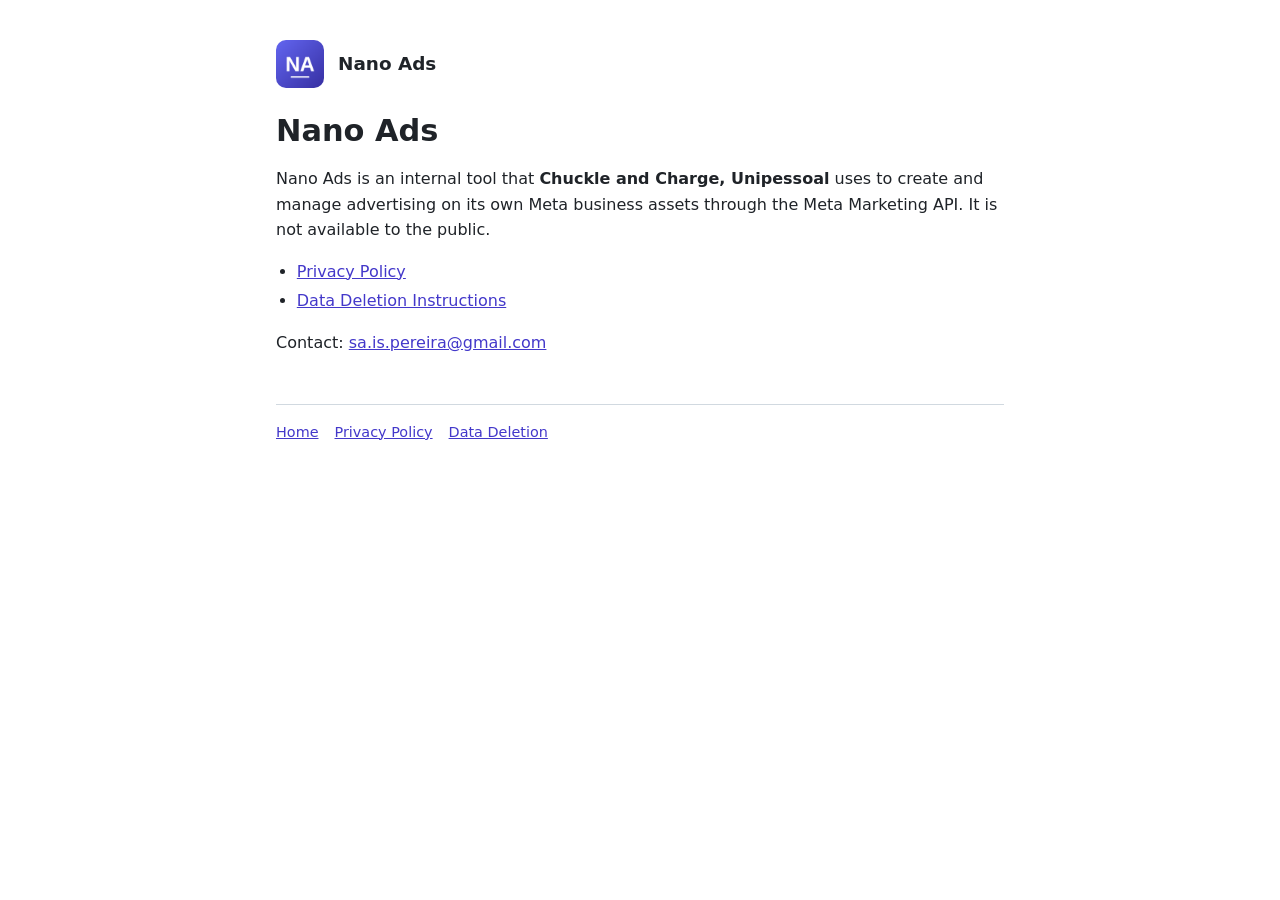
<file: index.html>
<!doctype html>
<html lang="en">
<head>
<meta charset="utf-8">
<meta name="viewport" content="width=device-width, initial-scale=1">
<title>Nano Ads</title>
<link rel="icon" href="icon.png">
<link rel="stylesheet" href="style.css">
</head>
<body>
<main>
<header><img src="icon.png" alt=""><a href="./">Nano Ads</a></header>

<h1>Nano Ads</h1>
<p>Nano Ads is an internal tool that <strong>Chuckle and Charge, Unipessoal</strong> uses to create and manage advertising on its own Meta business assets through the Meta Marketing API. It is not available to the public.</p>

<ul>
  <li><a href="privacy.html">Privacy Policy</a></li>
  <li><a href="data-deletion.html">Data Deletion Instructions</a></li>
</ul>

<p>Contact: <a href="mailto:sa.is.pereira@gmail.com">sa.is.pereira@gmail.com</a></p>

<footer><a href="./">Home</a><a href="privacy.html">Privacy Policy</a><a href="data-deletion.html">Data Deletion</a></footer>
</main>
</body>
</html>
</file>
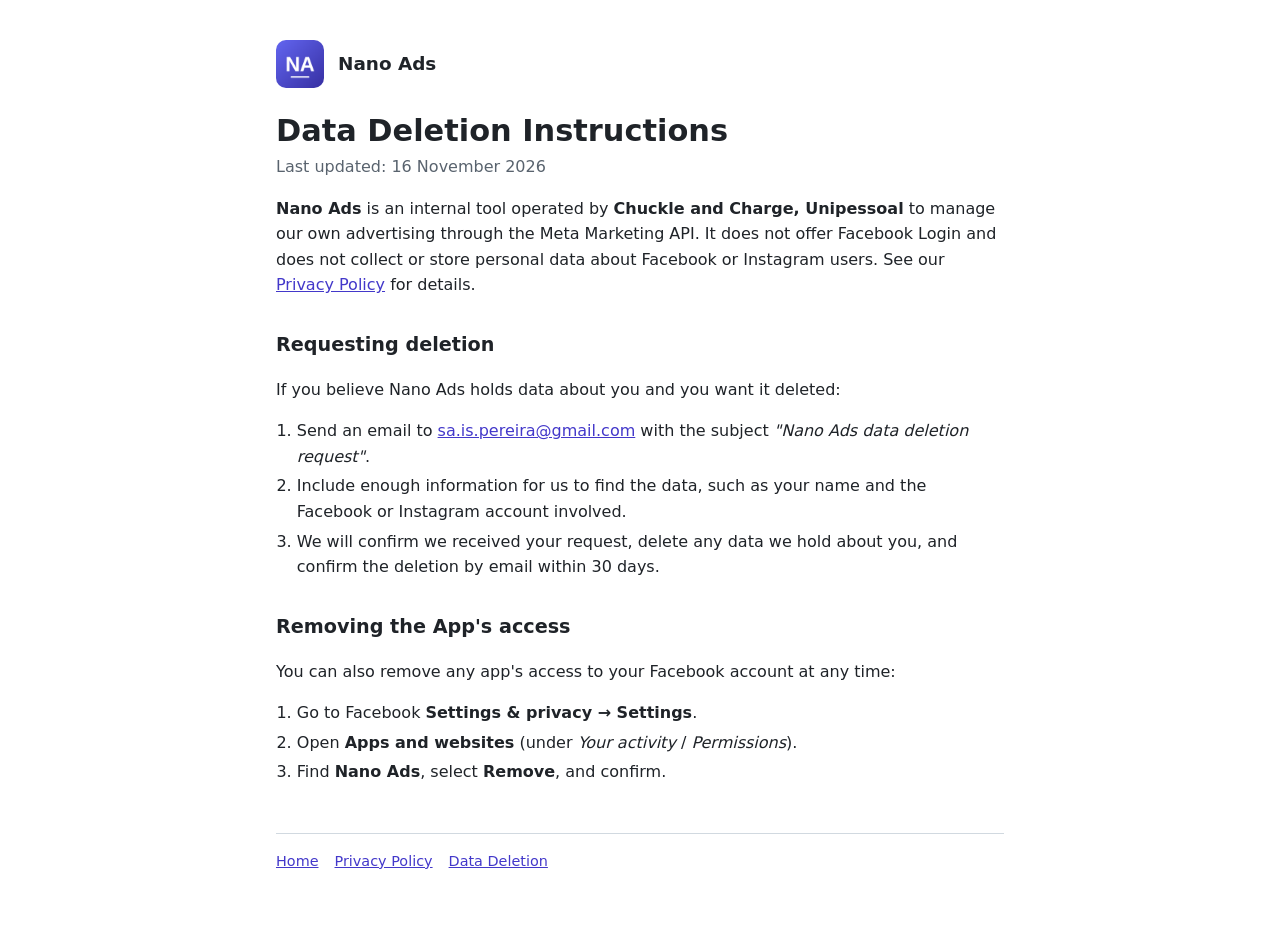
<file: data-deletion.html>
<!doctype html>
<html lang="en">
<head>
<meta charset="utf-8">
<meta name="viewport" content="width=device-width, initial-scale=1">
<title>Data Deletion – Nano Ads</title>
<link rel="icon" href="icon.png">
<link rel="stylesheet" href="style.css">
</head>
<body>
<main>
<header><img src="icon.png" alt=""><a href="./">Nano Ads</a></header>

<h1>Data Deletion Instructions</h1>
<p class="meta">Last updated: 16 November 2026</p>

<p><strong>Nano Ads</strong> is an internal tool operated by <strong>Chuckle and Charge, Unipessoal</strong> to manage our own advertising through the Meta Marketing API. It does not offer Facebook Login and does not collect or store personal data about Facebook or Instagram users. See our <a href="privacy.html">Privacy Policy</a> for details.</p>

<h2>Requesting deletion</h2>
<p>If you believe Nano Ads holds data about you and you want it deleted:</p>
<ol>
  <li>Send an email to <a href="mailto:sa.is.pereira@gmail.com?subject=Nano%20Ads%20data%20deletion%20request">sa.is.pereira@gmail.com</a> with the subject <em>"Nano Ads data deletion request"</em>.</li>
  <li>Include enough information for us to find the data, such as your name and the Facebook or Instagram account involved.</li>
  <li>We will confirm we received your request, delete any data we hold about you, and confirm the deletion by email within 30 days.</li>
</ol>

<h2>Removing the App's access</h2>
<p>You can also remove any app's access to your Facebook account at any time:</p>
<ol>
  <li>Go to Facebook <strong>Settings &amp; privacy → Settings</strong>.</li>
  <li>Open <strong>Apps and websites</strong> (under <em>Your activity</em> / <em>Permissions</em>).</li>
  <li>Find <strong>Nano Ads</strong>, select <strong>Remove</strong>, and confirm.</li>
</ol>

<footer><a href="./">Home</a><a href="privacy.html">Privacy Policy</a><a href="data-deletion.html">Data Deletion</a></footer>
</main>
</body>
</html>
</file>
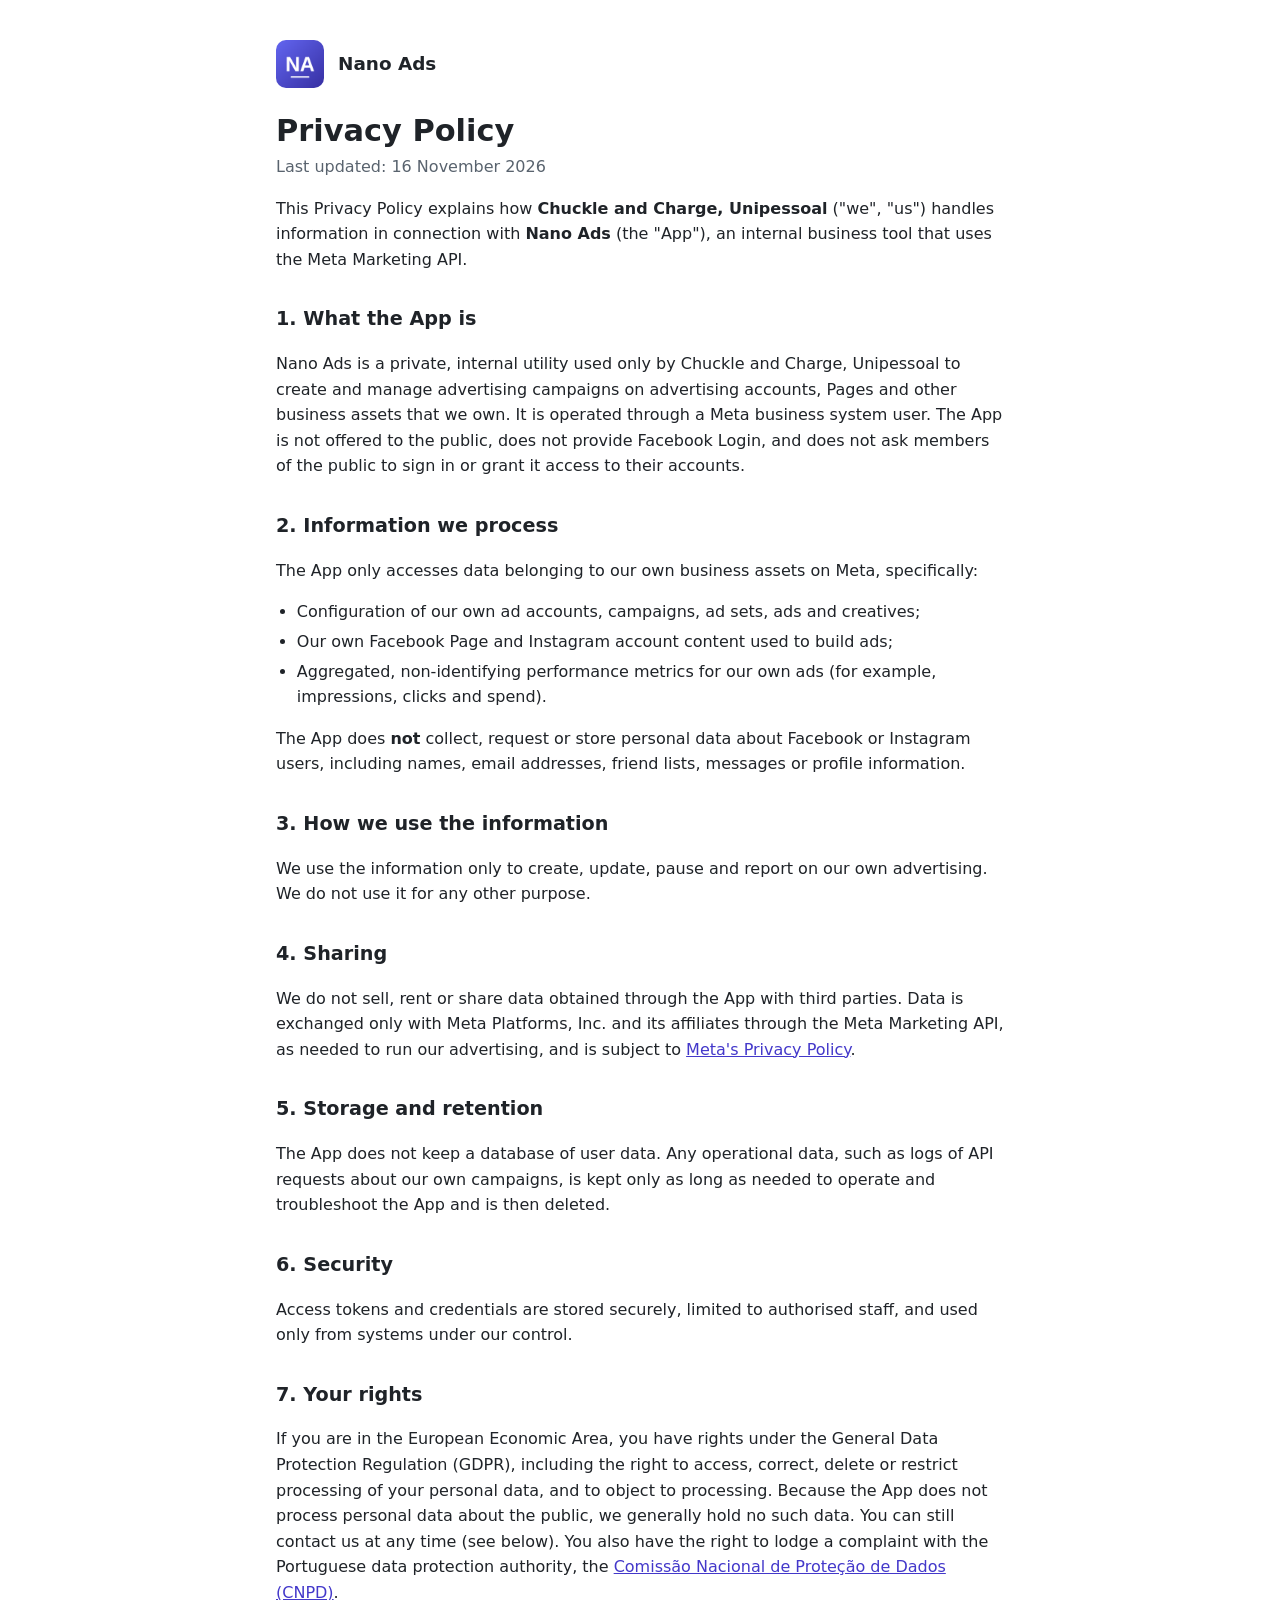
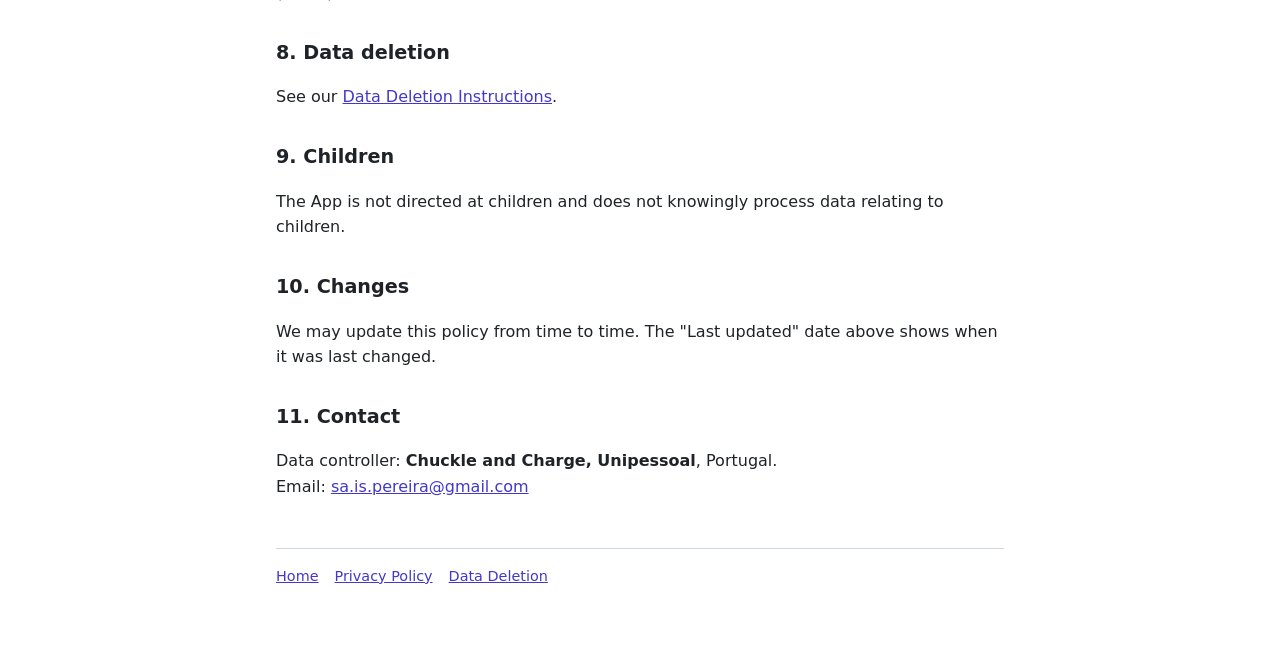
<file: privacy.html>
<!doctype html>
<html lang="en">
<head>
<meta charset="utf-8">
<meta name="viewport" content="width=device-width, initial-scale=1">
<title>Privacy Policy – Nano Ads</title>
<link rel="icon" href="icon.png">
<link rel="stylesheet" href="style.css">
</head>
<body>
<main>
<header><img src="icon.png" alt=""><a href="./">Nano Ads</a></header>

<h1>Privacy Policy</h1>
<p class="meta">Last updated: 16 November 2026</p>

<p>This Privacy Policy explains how <strong>Chuckle and Charge, Unipessoal</strong> ("we", "us") handles information in connection with <strong>Nano Ads</strong> (the "App"), an internal business tool that uses the Meta Marketing API.</p>

<h2>1. What the App is</h2>
<p>Nano Ads is a private, internal utility used only by Chuckle and Charge, Unipessoal to create and manage advertising campaigns on advertising accounts, Pages and other business assets that we own. It is operated through a Meta business system user. The App is not offered to the public, does not provide Facebook Login, and does not ask members of the public to sign in or grant it access to their accounts.</p>

<h2>2. Information we process</h2>
<p>The App only accesses data belonging to our own business assets on Meta, specifically:</p>
<ul>
  <li>Configuration of our own ad accounts, campaigns, ad sets, ads and creatives;</li>
  <li>Our own Facebook Page and Instagram account content used to build ads;</li>
  <li>Aggregated, non-identifying performance metrics for our own ads (for example, impressions, clicks and spend).</li>
</ul>
<p>The App does <strong>not</strong> collect, request or store personal data about Facebook or Instagram users, including names, email addresses, friend lists, messages or profile information.</p>

<h2>3. How we use the information</h2>
<p>We use the information only to create, update, pause and report on our own advertising. We do not use it for any other purpose.</p>

<h2>4. Sharing</h2>
<p>We do not sell, rent or share data obtained through the App with third parties. Data is exchanged only with Meta Platforms, Inc. and its affiliates through the Meta Marketing API, as needed to run our advertising, and is subject to <a href="https://www.facebook.com/privacy/policy/" rel="noopener">Meta's Privacy Policy</a>.</p>

<h2>5. Storage and retention</h2>
<p>The App does not keep a database of user data. Any operational data, such as logs of API requests about our own campaigns, is kept only as long as needed to operate and troubleshoot the App and is then deleted.</p>

<h2>6. Security</h2>
<p>Access tokens and credentials are stored securely, limited to authorised staff, and used only from systems under our control.</p>

<h2>7. Your rights</h2>
<p>If you are in the European Economic Area, you have rights under the General Data Protection Regulation (GDPR), including the right to access, correct, delete or restrict processing of your personal data, and to object to processing. Because the App does not process personal data about the public, we generally hold no such data. You can still contact us at any time (see below). You also have the right to lodge a complaint with the Portuguese data protection authority, the <a href="https://www.cnpd.pt/" rel="noopener">Comissão Nacional de Proteção de Dados (CNPD)</a>.</p>

<h2>8. Data deletion</h2>
<p>See our <a href="data-deletion.html">Data Deletion Instructions</a>.</p>

<h2>9. Children</h2>
<p>The App is not directed at children and does not knowingly process data relating to children.</p>

<h2>10. Changes</h2>
<p>We may update this policy from time to time. The "Last updated" date above shows when it was last changed.</p>

<h2>11. Contact</h2>
<p>Data controller: <strong>Chuckle and Charge, Unipessoal</strong>, Portugal.<br>
Email: <a href="mailto:sa.is.pereira@gmail.com">sa.is.pereira@gmail.com</a></p>

<footer><a href="./">Home</a><a href="privacy.html">Privacy Policy</a><a href="data-deletion.html">Data Deletion</a></footer>
</main>
</body>
</html>
</file>
<file: style.css>
:root {
  --bg: #ffffff;
  --fg: #1f2328;
  --muted: #59636e;
  --accent: #4338ca;
  --border: #d1d9e0;
}
@media (prefers-color-scheme: dark) {
  :root {
    --bg: #0d1117;
    --fg: #e6edf3;
    --muted: #9198a1;
    --accent: #a5b4fc;
    --border: #30363d;
  }
}
* { box-sizing: border-box; }
body {
  margin: 0;
  background: var(--bg);
  color: var(--fg);
  font: 16px/1.6 system-ui, -apple-system, "Segoe UI", Roboto, sans-serif;
}
main { max-width: 760px; margin: 0 auto; padding: 40px 16px 64px; }
header { display: flex; align-items: center; gap: 14px; margin-bottom: 8px; }
header img { width: 48px; height: 48px; border-radius: 10px; }
header a { color: inherit; text-decoration: none; font-weight: 700; font-size: 1.15rem; }
h1 { font-size: 1.9rem; line-height: 1.25; margin: 24px 0 4px; }
h2 { font-size: 1.2rem; margin-top: 32px; }
.meta { color: var(--muted); margin-top: 0; }
a { color: var(--accent); }
ul, ol { padding-left: 1.3rem; }
li { margin: 4px 0; }
footer { margin-top: 48px; padding-top: 16px; border-top: 1px solid var(--border); color: var(--muted); font-size: .9rem; }
footer a { margin-right: 16px; }
</file>
